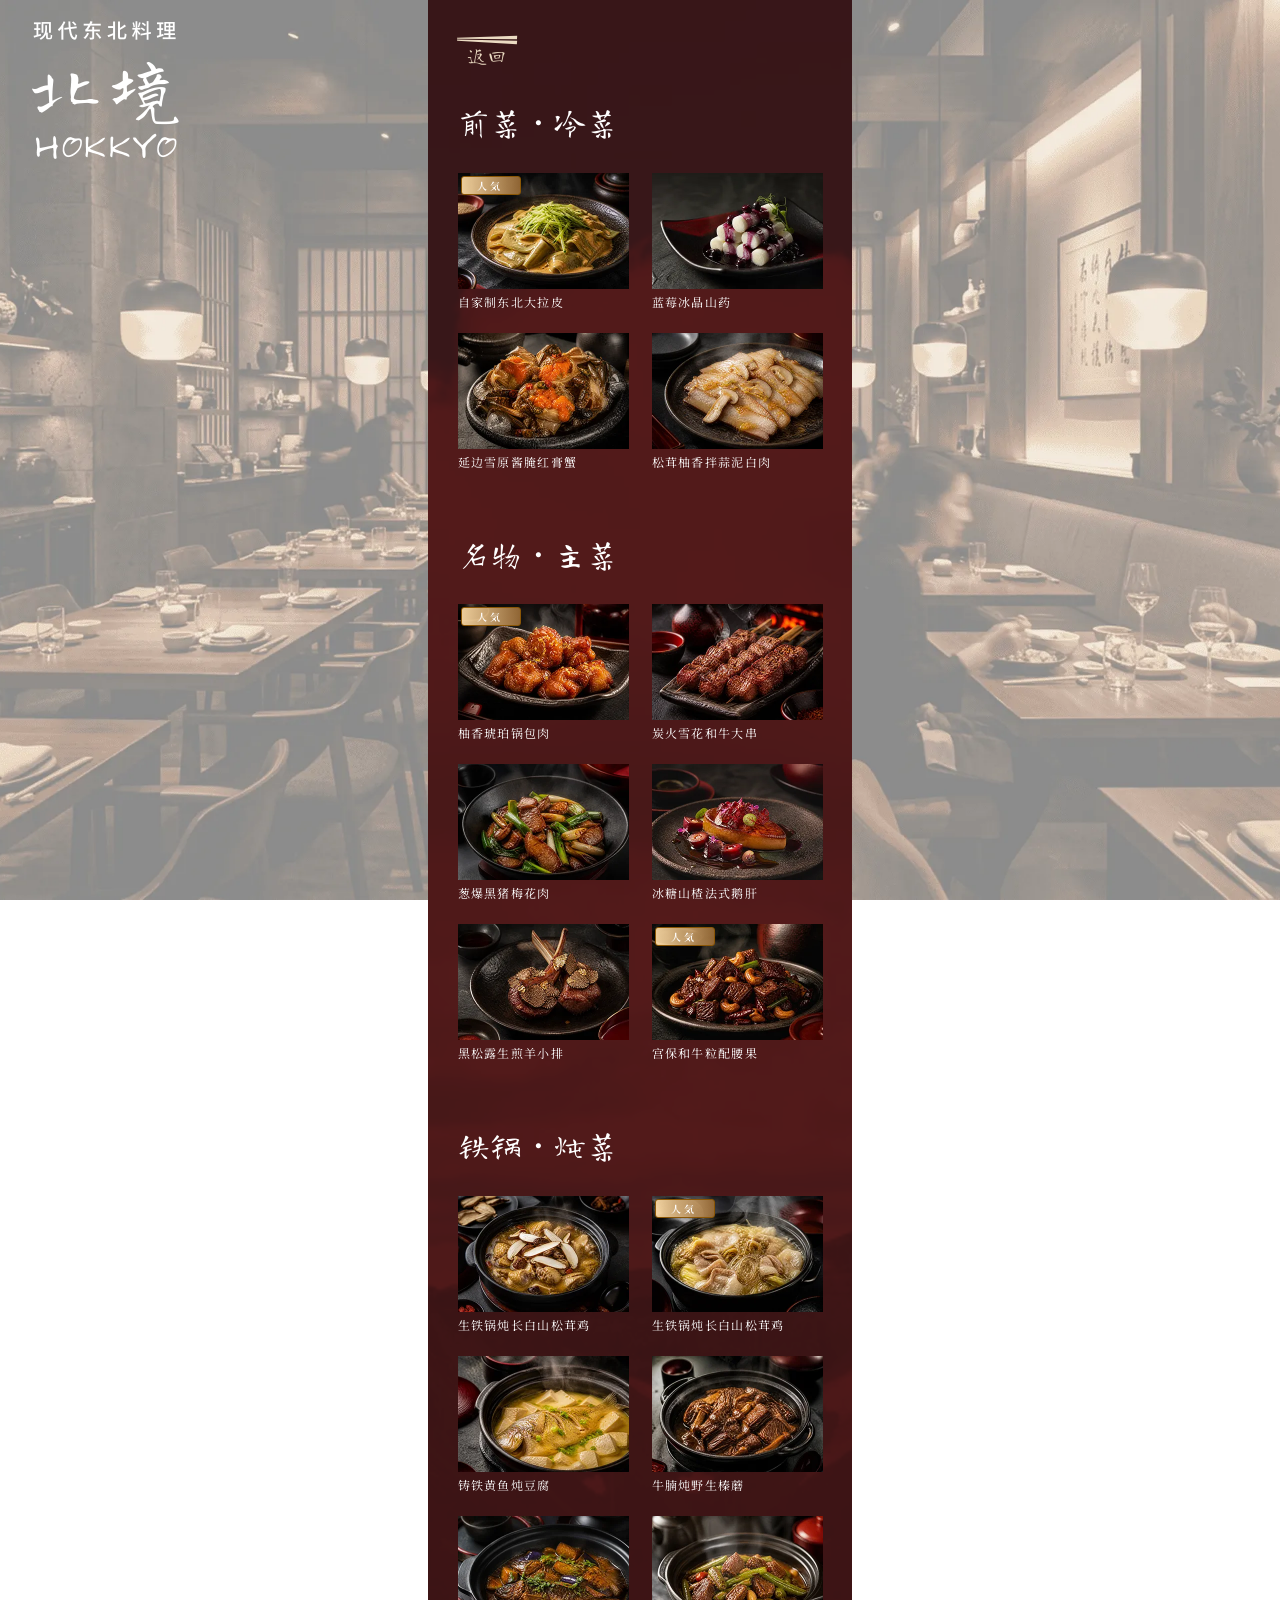
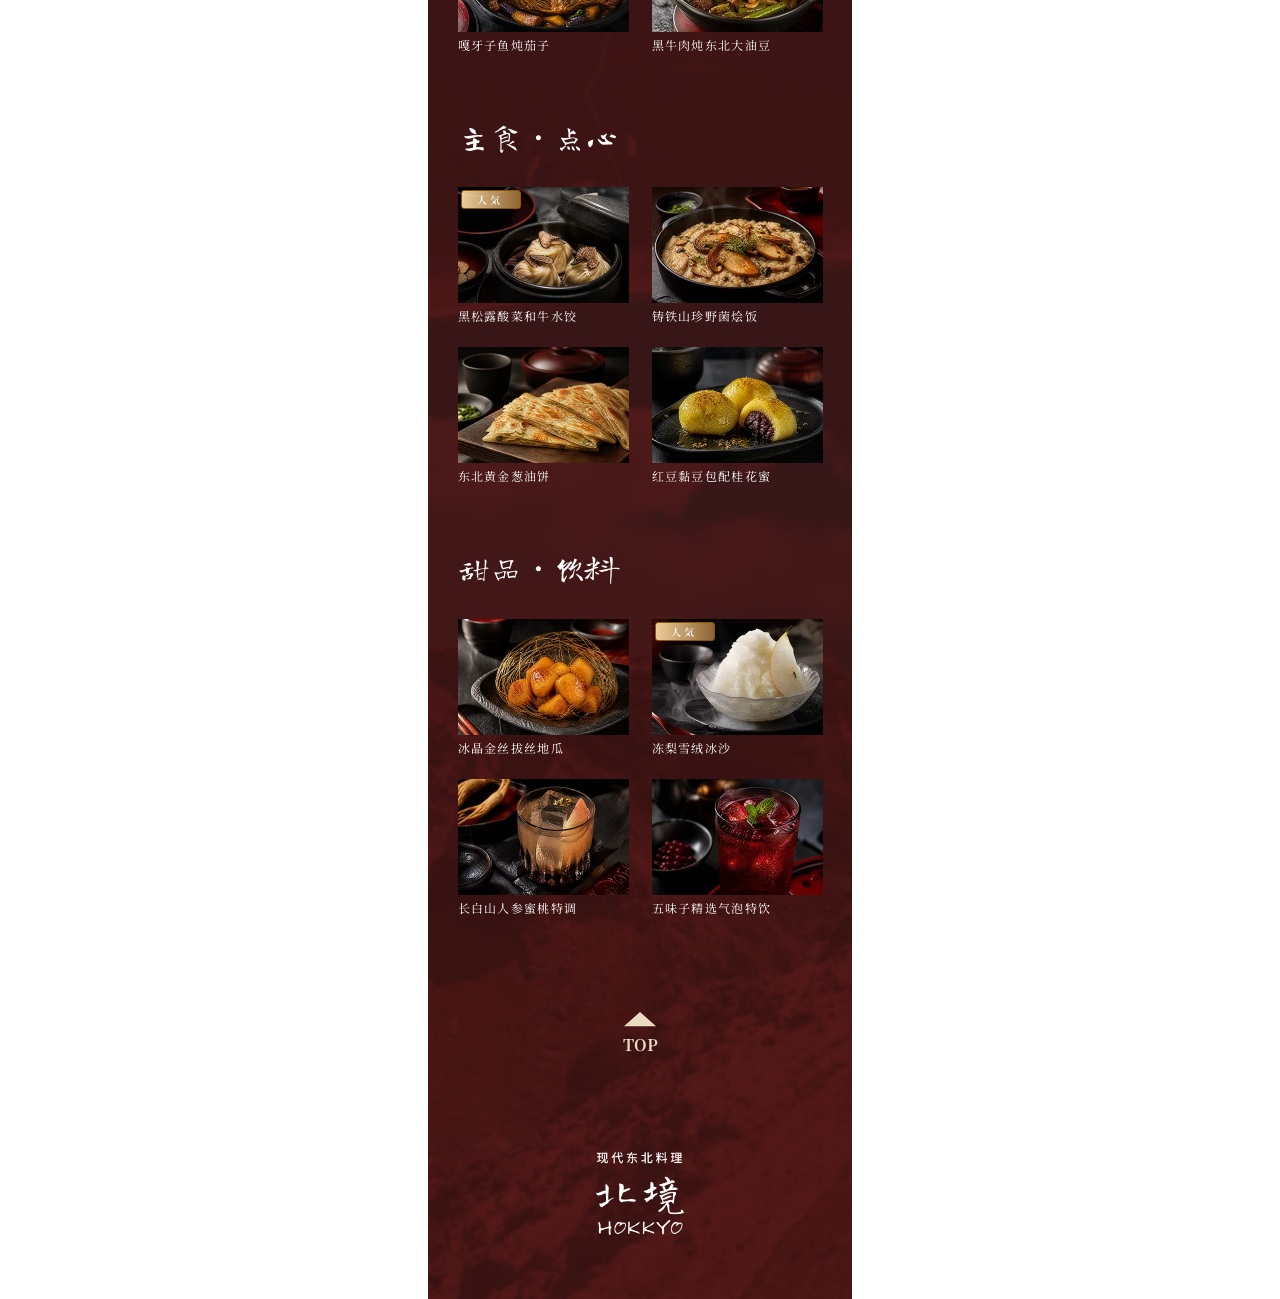
<file: menu.html>
<!DOCTYPE html>
<html lang="cn">

<head>
    <meta charset="utf-8">
    <meta name="viewport" content="width=device-width, initial-scale=1.0">
    <!--------------fonts------------------->
    <link rel="preconnect" href="https://fonts.googleapis.com">
    <link rel="preconnect" href="https://fonts.gstatic.com" crossorigin>
    <link
        href="https://fonts.googleapis.com/css2?family=Long+Cang&family=Noto+Sans+SC:wght@100..900&family=Noto+Serif+SC:wght@200..900&family=Yuji+Syuku&display=swap"
        rel="stylesheet">
    <!--------------StyleSheet------------------->
    <link rel="stylesheet" href="style.css">
</head>

<body>
    <img class="main_logo" src="img/logo.webp">
    <main class="main" id="menu_main">
        <a class="back_btn" href="index.html">
            <img src="menu_img/back_btn.svg">
            <span data-i18n="back">返回</span>
        </a>
        <section class="menu_wrapper">
            <div class="menu_list">
                <h2>前菜・冷菜</h2>
                <div class="menu_single_grid">
                    <div class="single_items">
                        <img src="menu_img/1_1.webp">
                        <p data-i18n="dishDalaPi">自家制东北大拉皮</p>
                        <a class="hot_label">
                            人気
                        </a>
                    </div>
                    <div class="single_items">
                        <img src="menu_img/1_2.webp">
                        <p data-i18n="dishBlueberryYam">蓝莓冰晶山药</p>
                    </div>
                    <div class="single_items">
                        <img src="menu_img/1_3.webp">
                        <p data-i18n="dishCrab">延边雪原酱腌红膏蟹</p>
                    </div>
                    <div class="single_items">
                        <img src="menu_img/1_4.webp">
                        <p data-i18n="dishPorkMatsutake">松茸柚香拌蒜泥白肉</p>
                    </div>
                </div>
            </div>
            <div class="menu_list">
                <h2>名物・主菜</h2>
                <div class="menu_single_grid">
                    <div class="single_items">
                        <img src="menu_img/2_1.webp">
                        <p data-i18n="dishGuobao">柚香琥珀锅包肉</p>
                        <a class="hot_label">
                            人気
                        </a>
                    </div>
                    <div class="single_items">
                        <img src="menu_img/2_2.webp">
                        <p data-i18n="dishWagyuSkewer">炭火雪花和牛大串</p>
                    </div>
                    <div class="single_items">
                        <img src="menu_img/2_3.webp">
                        <p data-i18n="dishBlackPork">葱爆黑猪梅花肉</p>
                    </div>
                    <div class="single_items">
                        <img src="menu_img/2_4.webp">
                        <p data-i18n="dishFoieGras">冰糖山楂法式鹅肝</p>
                    </div>
                    <div class="single_items">
                        <img src="menu_img/2_5.webp">
                        <p data-i18n="dishLambChop">黑松露生煎羊小排</p>
                    </div>
                    <div class="single_items">
                        <img src="menu_img/2_6.webp">
                        <p data-i18n="dishKungPaoWagyu">宫保和牛粒配腰果</p>
                        <a class="hot_label">
                            人気
                        </a>
                    </div>
                </div>
            </div>
            <div class="menu_list">
                <h2>铁锅・炖菜</h2>
                <div class="menu_single_grid">
                    <div class="single_items">
                        <img src="menu_img/3_1.webp">
                        <p data-i18n="dishMatsutakeChicken">生铁锅炖长白山松茸鸡</p>
                    </div>
                    <div class="single_items">
                        <img src="menu_img/3_2.webp">
                        <p data-i18n="dishMatsutakeChicken">生铁锅炖长白山松茸鸡</p>
                        <a class="hot_label">
                            人気
                        </a>
                    </div>
                    <div class="single_items">
                        <img src="menu_img/3_3.webp">
                        <p data-i18n="dishYellowCroakerTofu">铸铁黄鱼炖豆腐</p>
                    </div>
                    <div class="single_items">
                        <img src="menu_img/3_4.webp">
                        <p data-i18n="dishBeefMushroom">牛腩炖野生榛蘑</p>
                    </div>
                    <div class="single_items">
                        <img src="menu_img/3_5.webp">
                        <p data-i18n="dishFishEggplant">嘎牙子鱼炖茄子</p>
                    </div>
                    <div class="single_items">
                        <img src="menu_img/3_6.webp">
                        <p data-i18n="dishBeefBeans">黑牛肉炖东北大油豆</p>
                    </div>
                </div>
            </div>
            <div class="menu_list">
                <h2>主食・点心</h2>
                <div class="menu_single_grid">
                    <div class="single_items">
                        <img src="menu_img/4_1.webp">
                        <p data-i18n="dishTruffleDumplings">黑松露酸菜和牛水饺</p>
                        <a class="hot_label">
                            人気
                        </a>
                    </div>
                    <div class="single_items">
                        <img src="menu_img/4_2.webp">
                        <p data-i18n="dishMushroomRisotto">铸铁山珍野菌烩饭</p>
                    </div>
                    <div class="single_items">
                        <img src="menu_img/4_3.webp">
                        <p data-i18n="dishScallionPancake">东北黄金葱油饼</p>
                    </div>
                    <div class="single_items">
                        <img src="menu_img/4_4.webp">
                        <p data-i18n="dishRedBeanBun">红豆黏豆包配桂花蜜</p>
                    </div>
                </div>
            </div>
            <div class="menu_list">
                <h2>甜品・饮料</h2>
                <div class="menu_single_grid">
                    <div class="single_items">
                        <img src="menu_img/5_1.webp">
                        <p data-i18n="dishSweetPotato">冰晶金丝拔丝地瓜</p>
                    </div>
                    <div class="single_items">
                        <img src="menu_img/5_2.webp">
                        <p data-i18n="dishFrozenPear">冻梨雪绒冰沙</p>
                        <a class="hot_label">
                            人気
                        </a>
                    </div>
                    <div class="single_items">
                        <img src="menu_img/5_3.webp">
                        <p data-i18n="dishGinsengPeach">长白山人参蜜桃特调</p>
                    </div>
                    <div class="single_items">
                        <img src="menu_img/5_4.webp">
                        <p data-i18n="dishSchisandraDrink">五味子精选气泡特饮</p>
                    </div>
                </div>
            </div>
        </section>
        <a href="#menu_main" class="top_btn">
            <svg xmlns="http://www.w3.org/2000/svg" width="33" height="15" viewBox="0 0 33 15" fill="none">
                <path d="M16.0215 0L32.043 14.25H1.52588e-05L16.0215 0Z" fill="#EBDBC2" />
            </svg>
            TOP
        </a>
        <img class="menu_logo" src="img/logo.webp">
    </main>
    <script src="script.js">
    </script>
</body>

</html>
</file>
<file: style.css>
* {
    scroll-behavior: smooth;
}

body {
    margin: 0;
    padding: 0;
    width: 100%;
    min-height: 100vh;
    background-image: url('./img/main_bg.webp');
    background-position: center;
    background-repeat: no-repeat;
    background-size: cover;
    background-attachment: fixed;
}

.main_logo {
    width: 146.6px;
    position: fixed;
    z-index: 999;
    top: calc(24vw/14.4);
    left: calc(36vw/14.4);
}
@media screen and (max-width:800px){
    .main_logo{
        display: none;
    }
}

@media screen and (max-width:500px) {
    html,
    body {
        width: 100%;
        overflow-x: clip;
        background: none;
    }

    body {
        height: auto;
    }

    .main {
        margin-left: 0;
        margin-right: 0;
        zoom: var(--mobile-main-scale, 1);
    }

}

.main {
    position: relative;
    margin: 0 auto;
    width: 424px;
    overflow: hidden;
    background-color: #4B382C;
    ;
}

/* 首页的粘性汉堡菜单需要越出主容器显示。 */
#main {
    overflow: visible;
}

.kv {
    width: 424px;
    height: 670px;
    background-image: url('./img/kv.webp');
    background-position: center;
    background-repeat: no-repeat;
    background-size: cover;
    position: relative;
}

.deco_frame {
    width: 124px;
    margin: 12px 0 0 12px;
}

.logo {
    position: absolute;
    width: 100px;
    top: 50px;
    left: 50px;
}

.lang_change {
    position: absolute;
    width: 64px;
    height: 64px;
    top: 0;
    right: 0;
    background-color: #B4915A;
}

.lang_change {
    position: absolute;
    top: 0;
    right: 0;
    width: 64px;
    height: 64px;
    background-color: #B4915A;
    color: #fff;
    display: flex;
    flex-direction: column;
    align-items: center;
    justify-content: center;
    gap: 7px;
    font-size: 10px;
    padding: 0;
    border: 0;
    font-family: inherit;
    cursor: pointer;
}

.lang_change img {
    width: 24px;
}

.hamburger_button {
    position: absolute;
    top: 12px;
    right: 12px;
    z-index: 10000;
    width: 57px;
    height: 61px;
    padding: 0;
    border: 0;
    background: transparent;
    cursor: pointer;
}

.after_kv {
    position: relative;
}

.hamburger_sticky {
    position: sticky;
    top: 0;
    z-index: 10000;
    width: 100%;
    height: 1px;
    margin-bottom: -1px;
    pointer-events: none;
}

.hamburger_sticky .hamburger_button {
    pointer-events: auto;
}

.hamburger_button img {
    display: block;
    width: 100%;
    height: 100%;
}

.hamburger_button .hamburger_icon_close,
.hamburger_button.is-open .hamburger_icon_open {
    display: none;
}

.hamburger_button.is-open .hamburger_icon_close {
    display: block;
}

.hamburger_button:focus-visible {
    outline: 2px solid #EBDBC2;
    outline-offset: 4px;
}

/*---------------------
--------nav_menu-------*/
.nav_menu {
    position: absolute;
    right: 0;
    display: flex;
    flex-direction: column;
    align-items: end;
    justify-content: center;
    gap: 30px;
    margin: 123px 0 0;
    padding: 0;
    list-style: none;
}

.floating_nav_menu {
    position: absolute;
    top: 109px;
    right: 0;
    z-index: 9999;
    display: flex;
    flex-direction: column;
    align-items: flex-end;
    gap: 30px;
    margin: 0;
    padding: 0;
    list-style: none;
    opacity: 0;
    visibility: hidden;
    pointer-events: none;
    transform: translateX(20px);
    transition: opacity 0.3s ease, transform 0.3s ease, visibility 0s linear 0.3s;
}

.floating_nav_menu.is-open {
    opacity: 1;
    visibility: visible;
    pointer-events: auto;
    transform: translateX(0);
    transition-delay: 0s;
}

.nav a {
    display: flex;
    align-items: center;
    justify-content: center;
    text-decoration: none;
    gap: 29px;
    width: 208px;
    height: 62px;
    border-radius: 5px 0 0 5px;
    border: 2px solid #B4915A;
    background: linear-gradient(90deg, rgba(47, 33, 10, 0.92) 0%, rgba(4, 4, 4, 0.92) 100%);
}

.nav img {
    width: 20px;
}

.nav p {
    margin-right: 36px;
    color: #FFD798;
    font-family: "Noto Serif SC";
    font-size: 16px;
    font-weight: 500;
    line-height: 1em;
    text-align: center;
}

.nav p span {
    font-family: "Noto Sans JP";
    font-size: 9px;
    font-weight: 400;
    letter-spacing: 0.09px;
}

/*---------------------
---------intro--------*/
.intro {
    width: 100%;
    height: 815.12px;
    border-radius: 0 0 190px 190px;
    background-image: linear-gradient(180deg, #F0ECE5 0%, #EBDBC1 100%), url('./img/intro_bg.webp');
    background-size: contain;
    background-position: bottom;
    background-repeat: no-repeat;
    background-blend-mode: multiply;
    display: flex;
    flex-direction: column;
    align-items: center;
    justify-content: center;
    position: relative;
    overflow: hidden;
}

.intro_top_deco {
    width: 381px;
}

.intro_text {
    display: block;
    width: 370px;
    color: #826536;
    text-align: center;
    font-family: "Noto Serif SC";
    font-size: 16px;
    font-weight: 400;
    line-height: 71px;
}

.intro_text span {
    font-family: "Long Cang";
    font-size: 48px;
    font-weight: 400;
    letter-spacing: 4.32px;
}

html[lang="ja"] .intro_text span,
html[lang="ja"] .reservation h2,
html[lang="ja"] .menu_course h2,
html[lang="ja"] .menu_single h2,
html[lang="ja"] .location_title h2,
html[lang="ja"] .back_btn,
html[lang="ja"] .menu_list h2 {
    font-family: "Yuji Syuku", serif;
}

/*------------------------------
-----------scroll_img-----------*/
.scroll_img_wrapper {
    display: flex;
    width: max-content;
    align-items: center;
    align-self: flex-start;
    margin-bottom: 130px;
    animation: scroll-images-right 36s linear infinite;
    will-change: transform;
}

.scroll_img_group {
    display: flex;
    align-items: center;
    gap: 32px;
    flex: 0 0 auto;
    padding-right: 32px;
}

@keyframes scroll-images-right {
    from {
        transform: translateX(-50%);
    }

    to {
        transform: translateX(0);
    }
}

@media (prefers-reduced-motion: reduce) {
    .scroll_img_wrapper {
        animation: none;
        transform: translateX(0);
    }
}

.scroll_img {
    display: block;
    width: 173px;
    height:117.352px;
    flex-shrink: 0;
    background: #fff;
    box-shadow: 4px 4px 0 0 #B4915A;
}
.scroll_img img{
   width:173px;
}

/*------------------------------
-----------reservation----------*/
.reservation {
    width: 100%;
    height: 703.88px;
    position: relative;
    display: flex;
    flex-direction: column;
    align-items: center;
    justify-content: center;
}

.reservation_title {
    position: absolute;
    display: flex;
    flex-direction: column;
    align-items: center;
    justify-content: center;
    gap: 0;
    top: -100px;
}

.reservation_title img {
    width: 56px;
}

.reservation h2 {
    color: #B4915A;
    text-align: center;
    font-family: "Long Cang";
    font-size: 64px;
    font-weight: 400;
    line-height: 70px;
    margin: 0;
}

.reservation_title p {
    color: #EBDBC2;
    text-align: center;
    font-family: "Long Cang";
    font-size: 20px;
    font-weight: 400;
    line-height: 20px;
    margin: 0;
}

.additional_text {
    margin-top: 92px;
    color: #EBDBC2;
    text-align: center;
    font-family: "Noto Serif SC";
    font-size: 16px;
    font-weight: 400;
    line-height: 16px;
    letter-spacing: 2.08px;
}

.reservation_btn_wrapper {
    display: flex;
    flex-direction: column;
    align-items: center;
    justify-content: center;
    gap: 30px;
    list-style: none;
    padding: 0;
}

.reservation_btn {
    text-decoration: none;
}

.reservation_btn a {
    display: flex;
    align-items: center;
    justify-content: center;
    width: 267px;
    height: 68px;
    border-radius: 1px;
    border: 3px solid #B4915A;
    background: #EBDBC2;
    text-decoration: none;
    color: #000;
}

#tabelog_btn img {
    width: 157px;
    margin-right: 20px;
}

#hotpepper_btn img {
    width: 108px;
}

#wechat_btn {
    display: flex;
    text-align: center;
    font-family: "Noto Sans SC";
    font-size: 14px;
    font-weight: 400;
    line-height: 20px;
    letter-spacing: 0.84px;
}

#wechat_btn img {
    width: 56px;
    margin-right: 16px;
}

.tel_reservation,
.time_reservation {
    color: #EBDBC2;
    text-align: center;
    font-family: "Noto Sans SC";
    font-size: 13px;
    font-weight: 400;
    line-height: 20px;
    letter-spacing: 0.78px;
}

.tel_reservation span,
.time_reservation span {
    font-size: 10px;
    font-weight: 400;
    line-height: 20px;
    letter-spacing: 0.6px;
}

.reservation_deco_line {
    position: absolute;
    width: 11.912px;
    bottom: 340px;
}

#reservation_deco_line_1 {
    right: 12px;
}

#reservation_deco_line_2 {
    left: 12px;
}

/*------------------------------
-------------menu---------------*/
.menu {
    position: relative;
    width: 100%;
    height: 1095px;
    background-image: url('./img/menu_bg.webp');
    background-color: #541A1A;
    background-position: center;
    background-repeat: no-repeat;
    background-size: cover;
    background-blend-mode: multiply;
    padding: 42px 0;
    display: flex;
    flex-direction: column;
    align-items: center;
    justify-content: center;
    gap: 42px;
}

.menu_deco_title {
    width: 63px;
    position: absolute;
    top: 0;
    right: 42px;
}

.menu_course {
    width: fit-content;
}

.menu_course h2 {
    color: #FFF;
    font-family: "Long Cang";
    font-size: 32px;
    font-weight: 400;
    margin-top: 0;
}

.course_img {
    width: 255px;
    height: 166px;
    background-image: url('./img/menu_course.webp');
    background-position: center;
    background-repeat: none;
    background-size: contain;
}

.hot_mark {
    width: 52px;
}

.course_info {
    margin-top: 17px;
    width: 365px;
}

.menu_single {
    width: 100%;
    padding: 0;
    margin: 0;
    display: flex;
    flex-direction: column;
    align-items: center;
    justify-content: center;
}

.menu_single h2 {
    width: 100%;
    display: flex;
    justify-content: flex-end;
    margin-right: 34px;
    color: #FFF;
    font-family: "Long Cang";
    font-size: 32px;
    font-weight: 400;
    margin-top: 0;
}

.menu_single_grid {
    display: grid;
    grid-template-columns: repeat(2, 1fr);
    gap: 23px;
}

.single_items {
    position: relative;
}

.single_items img {
    width: 171px;
}

.single_items p {
    margin: 0;
    color: #FFF;
    font-family: "Noto Serif SC";
    font-size: 12px;
    font-weight: 400;
    letter-spacing: 1.32px;
}

.all_menu_btn {
    display: flex;
    align-items: center;
    justify-content: center;
    text-decoration: none;
    width: 219.882px;
    height: 56px;
    border-radius: 1px;
    border: 3px solid #B4915A;
    background: #EBDBC2;
    color: #423126;
    text-align: center;
    font-family: "Noto Serif SC";
    font-size: 16px;
    font-weight: 700;
    line-height: 16px;
    letter-spacing: 2.24px;
}

/*------------------------------
-------------location-----------*/
.location {
    display: flex;
    flex-direction: column;
    align-items: center;
    justify-content: center;
    gap: 36px;
    width: 100%;
    background: #EFE9DF;
}

.location_title {
    margin-top:64px;
    display: flex;
    flex-direction: column;
    align-items: center;
    justify-content: center;
}

.location_title img {
    width: 56px;
}

.location_title h2 {
    color: #423126;
    font-family: "Long Cang";
    font-size: 32px;
    font-weight: 400;
    margin: 0;
}

.map_wrapper h3 {
    color: #000;
    font-family: "Noto Serif SC";
    font-size: 16px;
    font-weight: 500;
    margin: 0;
}

.map_wrapper p {
    color: #000;
    font-family: "Noto Serif SC";
    font-size: 10px;
    font-weight: 500;
    margin: 6px 0 12px 0;
}

.map_wrapper iframe {
    width: 366px;
    height: 131px;
    border-radius: 3px;
    background: url(<path-to-image>) lightgray 50% / cover no-repeat;
    box-shadow: 5px 6px 0 0 #B4915A;
}

/*------------------------------
-------------Footer-----------*/
.footer {
    position: relative;
    display: flex;
    flex-direction: column;
    align-items: center;
    justify-content: center;
    gap: 42px;
    width: 424px;
    height: 486px;
    background: #541A1A;
}

.footer_logo {
    width: 88.27px;
}

.footer p {
    display: block;
    color: #FFF;
    text-align: center;
    font-family: "Noto Sans SC";
    font-size: 16px;
    font-weight: 400;
    line-height: 28px;
    letter-spacing: 0.64px;
}

.footer_icon_btn {
    display: flex;
    align-items: center;
    justify-content: center;
    gap: 30px;
}

.footer_icon_btn a {
    width: 43px;
    height: 43px;
}

.footer_icon_btn a img {
    width: 100%;
}

.footer_deco_frame {
    position: absolute;
    width: 124px;
}

#footer_deco_frame_1 {
    top: 12px;
    left: 12px;
}

#footer_deco_frame_2 {
    bottom: 12px;
    right: 12px;
    transform: rotate(180deg);
}

/*-------------------------------
-----------menu_page------------*/
#menu_main {
    position: relative;
    background-image: url('./img/menu_bg.webp');
    background-color: #541A1A;
    background-position: center;
    background-repeat: no-repeat;
    background-size: cover;
    background-blend-mode: multiply;
    padding-bottom: 64px;
}

.back_btn {
    position: fixed;
    z-index: 999;
    display: flex;
    flex-direction: column;
    align-items: center;
    justify-content: center;
    color: #EBDBC2;
    font-family: "Long Cang";
    font-size: 20px;
    font-weight: 400;
    text-decoration: none;
    margin: 35px 0 0 28px;
}

.back_btn img {
    width: 62px;
}

.menu_wrapper {
    width: 90%;
    margin: 0 auto;
    display: flex;
    flex-direction: column;
    align-items: center;
    justify-content: center;
    gap: 64px;
    margin-top: 102px;
}

.menu_list h2 {
    width: 100%;
    color: #FFF;
    font-family: "Long Cang";
    font-size: 32px;
    font-weight: 400;
    margin-top: 0;
}

.hot_label {
    position: absolute;
    top: 3px;
    left: 3px;
    display: flex;
    align-items: center;
    justify-content: center;
    color: #FFF;
    font-family: "Noto Serif SC";
    font-size: 10px;
    font-weight: 600;
    letter-spacing: 3.6px;
    width: 58px;
    height: 17.288px;
    border-radius: 3px;
    border: 1px solid #8A5606;
    background: linear-gradient(90deg, rgba(255, 221, 167, 0.92) 0%, rgba(154, 108, 55, 0.92) 100%);
}

.top_btn {
    width:100px;
    height:100px;
    display: flex;
    flex-direction: column;
    align-items: center;
    justify-content: center;
    gap:6px;
    color: #EBDBC2;
    font-family: "Noto Serif SC";
    font-size: 16px;
    font-weight: 700;
    text-decoration:none;
    margin:68px auto;
}
.menu_logo{
    display:block;
    width:88.27px;
    margin:0 auto;
}
#top_btn_1{
     color: #541A1A;   
     margin:0;
}
</file>
